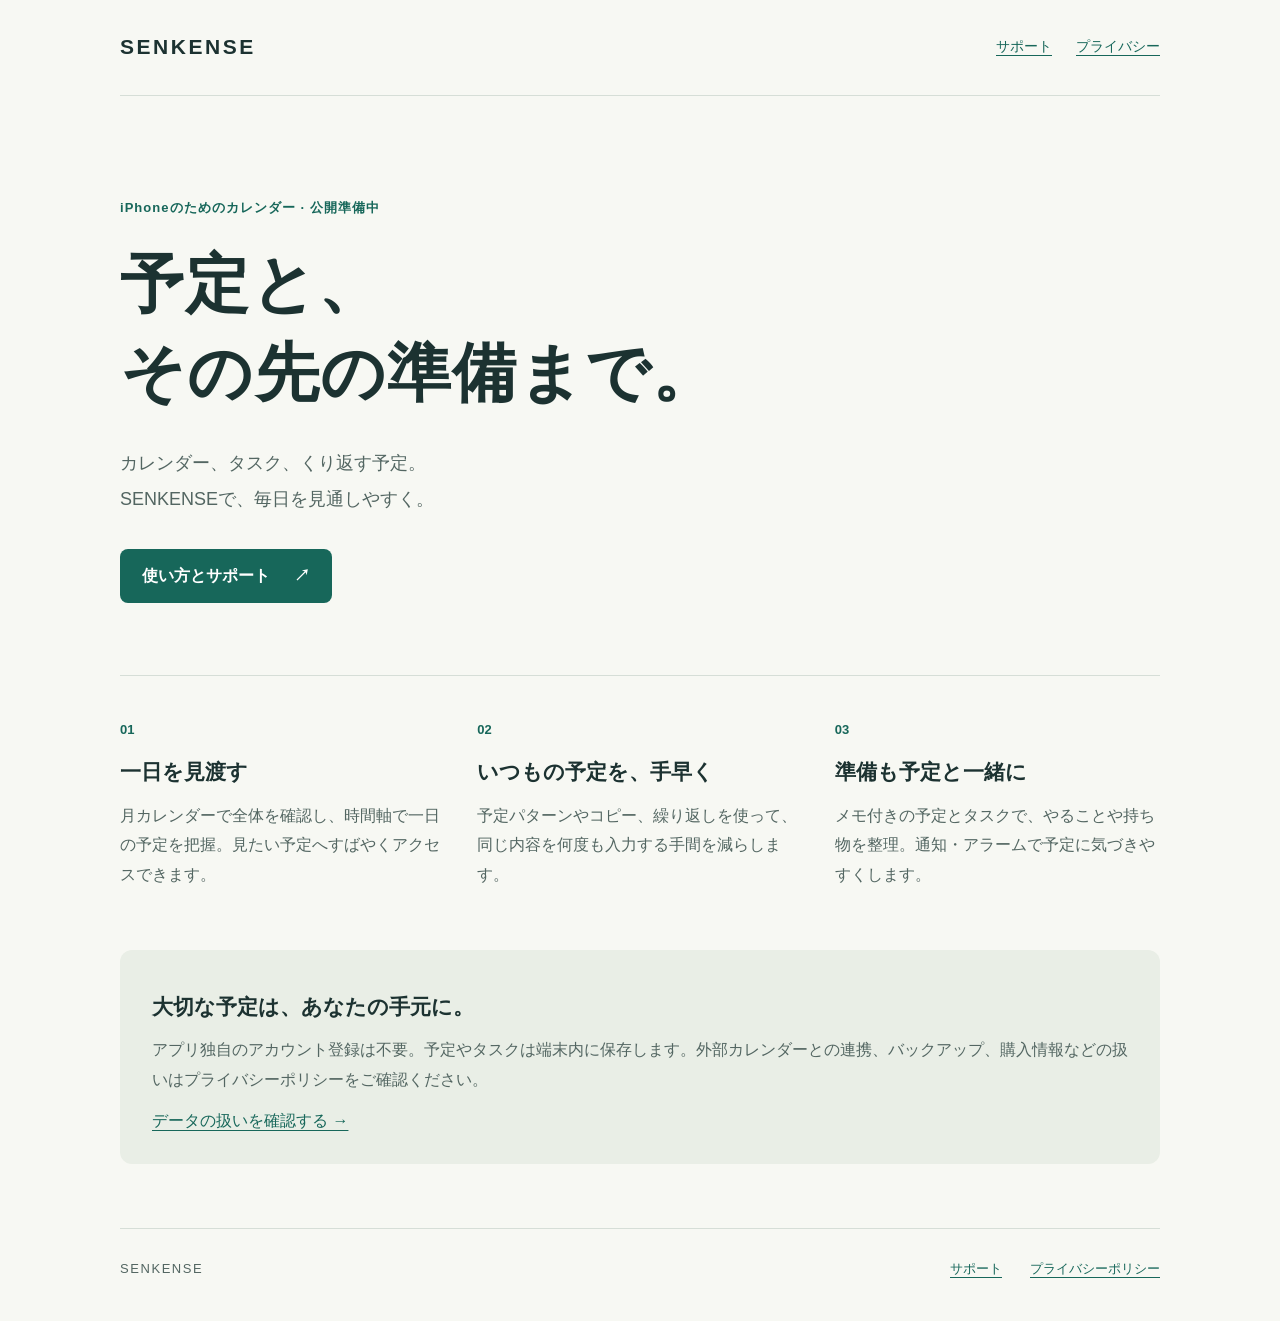
<file: index.html>
<!doctype html>
<html lang="ja">
<head>
  <meta charset="utf-8">
  <meta name="viewport" content="width=device-width, initial-scale=1">
  <meta name="description" content="SENKENSEは、予定・タスク・準備をひとつにまとめるiPhone向けカレンダーアプリです。">
  <title>SENKENSE — 予定と、その先の準備まで。</title>
  <link rel="stylesheet" href="styles.css">
</head>
<body>
  <a class="skip" href="#main">本文へ移動</a>
  <header class="site-header"><a class="brand" href="index.html">SENKENSE</a><nav aria-label="メイン"><a href="support.html">サポート</a><a href="privacy.html">プライバシー</a></nav></header>
  <main id="main">
    <section class="hero">
      <p class="eyebrow">iPhoneのためのカレンダー · 公開準備中</p>
      <h1>予定と、<br>その先の準備まで。</h1>
      <p class="lead">カレンダー、タスク、くり返す予定。<br>SENKENSEで、毎日を見通しやすく。</p>
      <a class="button" href="support.html">使い方とサポート <span aria-hidden="true">↗</span></a>
    </section>
    <section class="features" aria-label="アプリの特徴">
      <article><span class="number" aria-hidden="true">01</span><h2>一日を見渡す</h2><p>月カレンダーで全体を確認し、時間軸で一日の予定を把握。見たい予定へすばやくアクセスできます。</p></article>
      <article><span class="number" aria-hidden="true">02</span><h2>いつもの予定を、手早く</h2><p>予定パターンやコピー、繰り返しを使って、同じ内容を何度も入力する手間を減らします。</p></article>
      <article><span class="number" aria-hidden="true">03</span><h2>準備も予定と一緒に</h2><p>メモ付きの予定とタスクで、やることや持ち物を整理。通知・アラームで予定に気づきやすくします。</p></article>
    </section>
    <section class="note"><h2>大切な予定は、あなたの手元に。</h2><p>アプリ独自のアカウント登録は不要。予定やタスクは端末内に保存します。外部カレンダーとの連携、バックアップ、購入情報などの扱いはプライバシーポリシーをご確認ください。</p><a href="privacy.html">データの扱いを確認する →</a></section>
  </main>
  <footer><span>SENKENSE</span><a href="support.html">サポート</a><a href="privacy.html">プライバシーポリシー</a></footer>
</body>
</html>
</file>
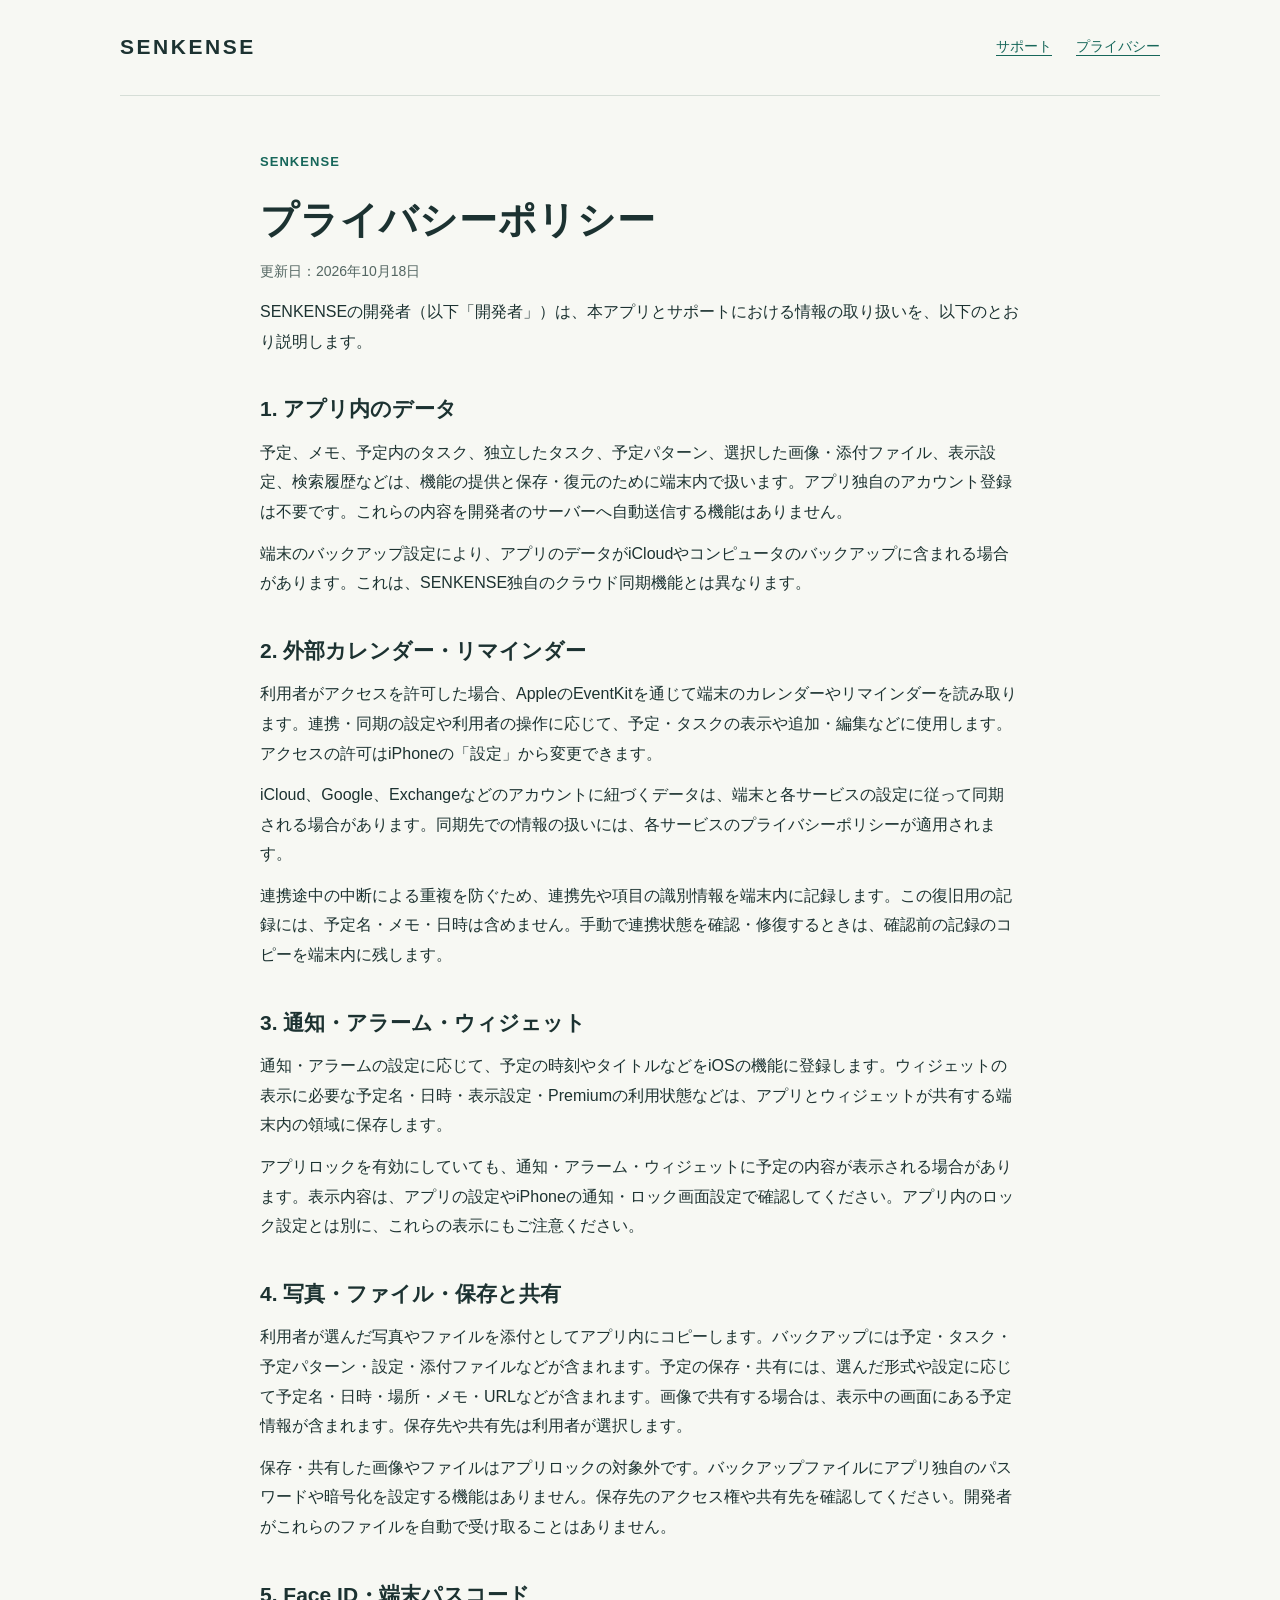
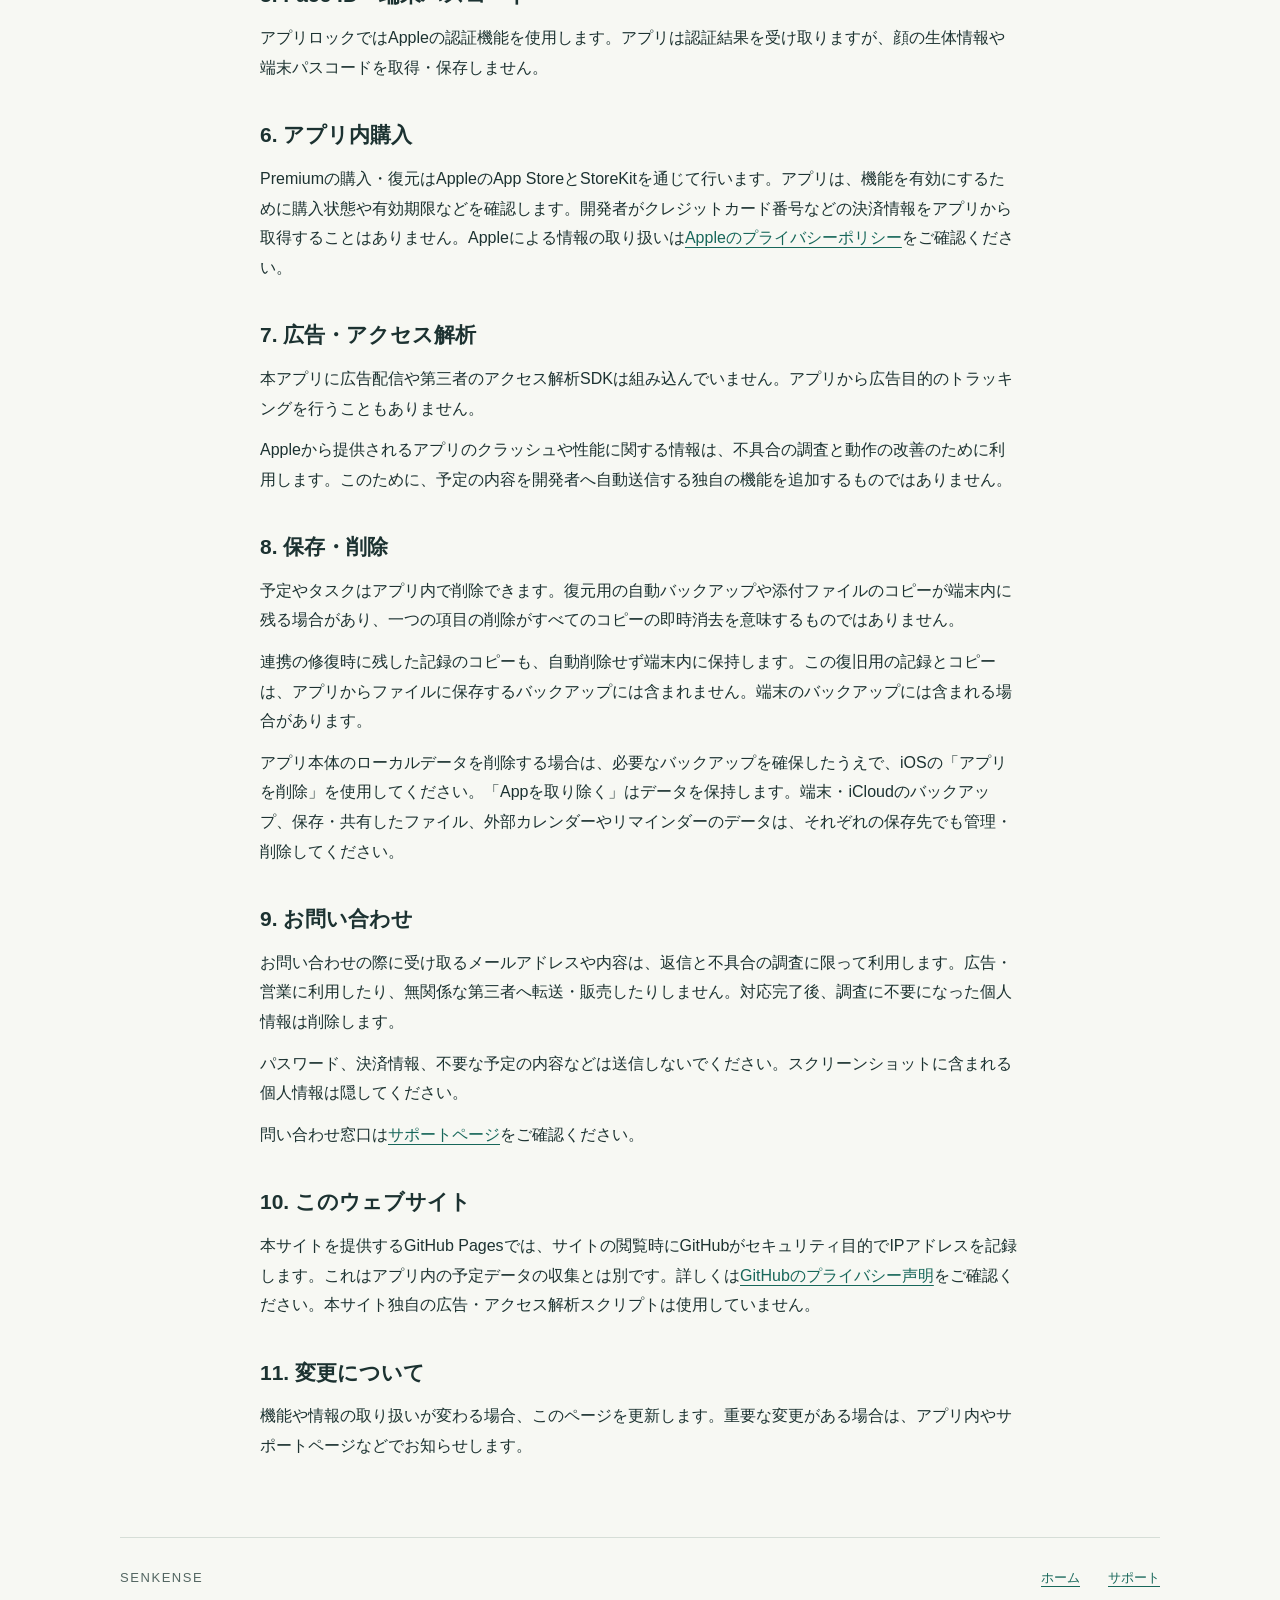
<file: privacy.html>
<!doctype html>
<html lang="ja">
<head><meta charset="utf-8"><meta name="viewport" content="width=device-width, initial-scale=1"><title>プライバシーポリシー | SENKENSE</title><link rel="stylesheet" href="styles.css"></head>
<body>
  <a class="skip" href="#main">本文へ移動</a>
  <header class="site-header"><a class="brand" href="index.html">SENKENSE</a><nav aria-label="メイン"><a href="support.html">サポート</a><a href="privacy.html" aria-current="page">プライバシー</a></nav></header>
  <main id="main" class="document">
    <p class="eyebrow">SENKENSE</p><h1>プライバシーポリシー</h1><p class="meta">更新日：2026年10月18日</p>
    <p>SENKENSEの開発者（以下「開発者」）は、本アプリとサポートにおける情報の取り扱いを、以下のとおり説明します。</p>
    <h2>1. アプリ内のデータ</h2>
    <p>予定、メモ、予定内のタスク、独立したタスク、予定パターン、選択した画像・添付ファイル、表示設定、検索履歴などは、機能の提供と保存・復元のために端末内で扱います。アプリ独自のアカウント登録は不要です。これらの内容を開発者のサーバーへ自動送信する機能はありません。</p>
    <p>端末のバックアップ設定により、アプリのデータがiCloudやコンピュータのバックアップに含まれる場合があります。これは、SENKENSE独自のクラウド同期機能とは異なります。</p>
    <h2>2. 外部カレンダー・リマインダー</h2>
    <p>利用者がアクセスを許可した場合、AppleのEventKitを通じて端末のカレンダーやリマインダーを読み取ります。連携・同期の設定や利用者の操作に応じて、予定・タスクの表示や追加・編集などに使用します。アクセスの許可はiPhoneの「設定」から変更できます。</p>
    <p>iCloud、Google、Exchangeなどのアカウントに紐づくデータは、端末と各サービスの設定に従って同期される場合があります。同期先での情報の扱いには、各サービスのプライバシーポリシーが適用されます。</p>
    <p>連携途中の中断による重複を防ぐため、連携先や項目の識別情報を端末内に記録します。この復旧用の記録には、予定名・メモ・日時は含めません。手動で連携状態を確認・修復するときは、確認前の記録のコピーを端末内に残します。</p>
    <h2>3. 通知・アラーム・ウィジェット</h2>
    <p>通知・アラームの設定に応じて、予定の時刻やタイトルなどをiOSの機能に登録します。ウィジェットの表示に必要な予定名・日時・表示設定・Premiumの利用状態などは、アプリとウィジェットが共有する端末内の領域に保存します。</p>
    <p>アプリロックを有効にしていても、通知・アラーム・ウィジェットに予定の内容が表示される場合があります。表示内容は、アプリの設定やiPhoneの通知・ロック画面設定で確認してください。アプリ内のロック設定とは別に、これらの表示にもご注意ください。</p>
    <h2>4. 写真・ファイル・保存と共有</h2>
    <p>利用者が選んだ写真やファイルを添付としてアプリ内にコピーします。バックアップには予定・タスク・予定パターン・設定・添付ファイルなどが含まれます。予定の保存・共有には、選んだ形式や設定に応じて予定名・日時・場所・メモ・URLなどが含まれます。画像で共有する場合は、表示中の画面にある予定情報が含まれます。保存先や共有先は利用者が選択します。</p>
    <p>保存・共有した画像やファイルはアプリロックの対象外です。バックアップファイルにアプリ独自のパスワードや暗号化を設定する機能はありません。保存先のアクセス権や共有先を確認してください。開発者がこれらのファイルを自動で受け取ることはありません。</p>
    <h2>5. Face ID・端末パスコード</h2>
    <p>アプリロックではAppleの認証機能を使用します。アプリは認証結果を受け取りますが、顔の生体情報や端末パスコードを取得・保存しません。</p>
    <h2>6. アプリ内購入</h2>
    <p>Premiumの購入・復元はAppleのApp StoreとStoreKitを通じて行います。アプリは、機能を有効にするために購入状態や有効期限などを確認します。開発者がクレジットカード番号などの決済情報をアプリから取得することはありません。Appleによる情報の取り扱いは<a href="https://www.apple.com/legal/privacy/jp/">Appleのプライバシーポリシー</a>をご確認ください。</p>
    <h2>7. 広告・アクセス解析</h2>
    <p>本アプリに広告配信や第三者のアクセス解析SDKは組み込んでいません。アプリから広告目的のトラッキングを行うこともありません。</p>
    <p>Appleから提供されるアプリのクラッシュや性能に関する情報は、不具合の調査と動作の改善のために利用します。このために、予定の内容を開発者へ自動送信する独自の機能を追加するものではありません。</p>
    <h2>8. 保存・削除</h2>
    <p>予定やタスクはアプリ内で削除できます。復元用の自動バックアップや添付ファイルのコピーが端末内に残る場合があり、一つの項目の削除がすべてのコピーの即時消去を意味するものではありません。</p>
    <p>連携の修復時に残した記録のコピーも、自動削除せず端末内に保持します。この復旧用の記録とコピーは、アプリからファイルに保存するバックアップには含まれません。端末のバックアップには含まれる場合があります。</p>
    <p>アプリ本体のローカルデータを削除する場合は、必要なバックアップを確保したうえで、iOSの「アプリを削除」を使用してください。「Appを取り除く」はデータを保持します。端末・iCloudのバックアップ、保存・共有したファイル、外部カレンダーやリマインダーのデータは、それぞれの保存先でも管理・削除してください。</p>
    <h2>9. お問い合わせ</h2>
    <p>お問い合わせの際に受け取るメールアドレスや内容は、返信と不具合の調査に限って利用します。広告・営業に利用したり、無関係な第三者へ転送・販売したりしません。対応完了後、調査に不要になった個人情報は削除します。</p>
    <p>パスワード、決済情報、不要な予定の内容などは送信しないでください。スクリーンショットに含まれる個人情報は隠してください。</p>
    <p>問い合わせ窓口は<a href="support.html#contact">サポートページ</a>をご確認ください。</p>
    <h2>10. このウェブサイト</h2>
    <p>本サイトを提供するGitHub Pagesでは、サイトの閲覧時にGitHubがセキュリティ目的でIPアドレスを記録します。これはアプリ内の予定データの収集とは別です。詳しくは<a href="https://docs.github.com/en/site-policy/privacy-policies/github-general-privacy-statement">GitHubのプライバシー声明</a>をご確認ください。本サイト独自の広告・アクセス解析スクリプトは使用していません。</p>
    <h2>11. 変更について</h2>
    <p>機能や情報の取り扱いが変わる場合、このページを更新します。重要な変更がある場合は、アプリ内やサポートページなどでお知らせします。</p>
  </main>
  <footer><span>SENKENSE</span><a href="index.html">ホーム</a><a href="support.html">サポート</a></footer>
</body>
</html>
</file>
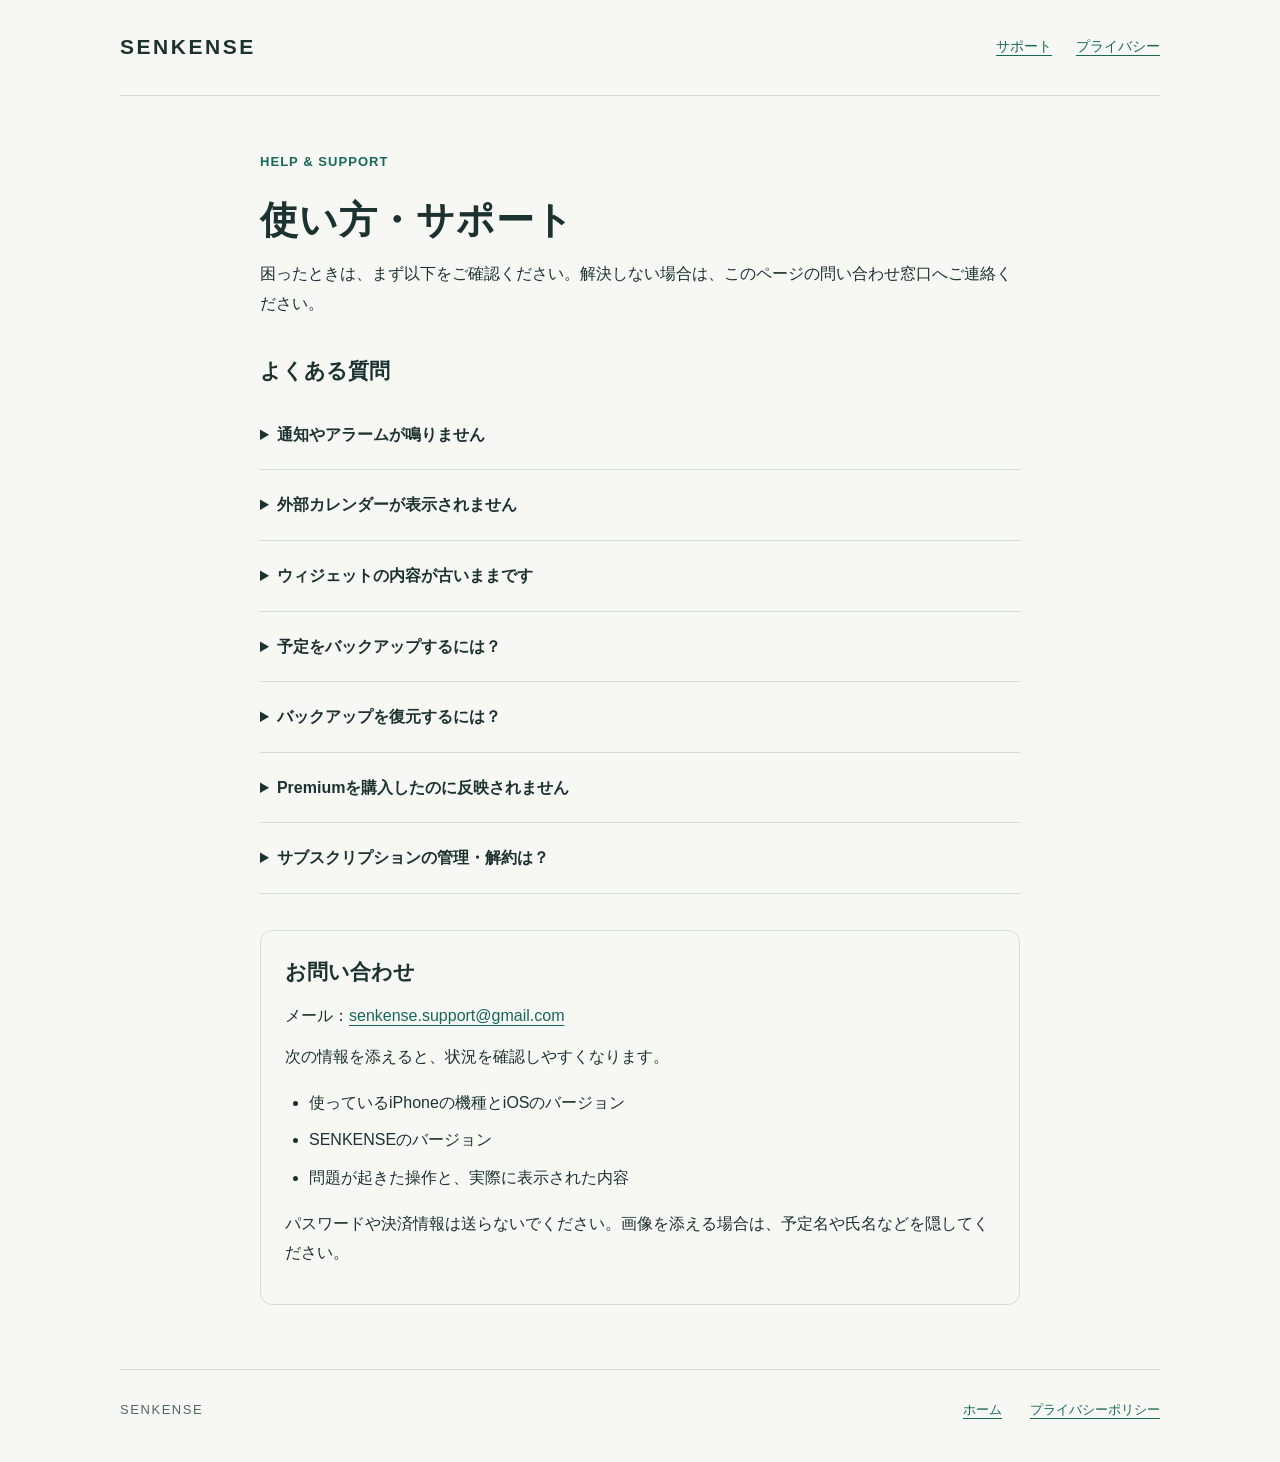
<file: support.html>
<!doctype html>
<html lang="ja">
<head><meta charset="utf-8"><meta name="viewport" content="width=device-width, initial-scale=1"><title>使い方・サポート | SENKENSE</title><link rel="stylesheet" href="styles.css"></head>
<body>
  <a class="skip" href="#main">本文へ移動</a>
  <header class="site-header"><a class="brand" href="index.html">SENKENSE</a><nav aria-label="メイン"><a href="support.html" aria-current="page">サポート</a><a href="privacy.html">プライバシー</a></nav></header>
  <main id="main" class="document">
    <p class="eyebrow">HELP & SUPPORT</p><h1>使い方・サポート</h1><p>困ったときは、まず以下をご確認ください。解決しない場合は、このページの問い合わせ窓口へご連絡ください。</p>
    <h2>よくある質問</h2>
    <details><summary>通知やアラームが鳴りません</summary><p>SENKENSEの「設定」で「SENKENSEの通知」「SENKENSEのアラーム」がオンになっていることと、予定の開始日時と、通知・アラームを開始時刻の何分前に鳴らすかをご確認ください。以前のバージョンで時刻を指定したアラームは、保存済みの時刻も確認してください。「通知の許可」「アラームの許可」が許可済みかどうかも確認します。未設定の場合は、それぞれの許可ボタンから設定できます。通知とアラームの許可は別々です。</p><p>予定の「地域時間」が未設定の場合、アラームは使えません。アラームを使う予定では、日本などの地域を選んでください。通常通知は地域時間が未設定でも使えます。iPhone側の音量や通知設定、集中モードなどもご確認ください。</p></details>
    <details><summary>外部カレンダーが表示されません</summary><p>iPhoneの「設定」でSENKENSEにカレンダーへのアクセスを許可し、アプリ内の「カレンダー」で表示したいカレンダーの色丸を押してチェックを付けてください。GoogleやExchangeなどは、先にiPhone側にアカウントを登録する必要があります。</p></details>
    <details><summary>ウィジェットの内容が古いままです</summary><p>一度SENKENSEを開き、予定をご確認ください。下部ツールの選択欄を横に動かして「ウィジェット」を選び、保存した設定もご確認ください。ホーム画面の「保存したウィジェット」を使っている場合は、そのウィジェットで目的の設定を選択しているかも確認します。ウィジェットの更新時刻はiOSが調整するため、変更がすぐに表示されない場合があります。</p></details>
    <details><summary>予定をバックアップするには？</summary><p>アプリの「設定」で「バックアップをファイルに保存」を選び、保存先を指定します。機種変更や再インストールの前に、アプリの外へ保存してください。バックアップには個人的な予定や添付が含まれるため、保存先や共有先にご注意ください。</p></details>
    <details><summary>バックアップを復元するには？</summary><p>アプリの「設定」で「バックアップから復元」を選び、ファイルを指定します。復元すると現在の予定・タスク・設定が、バックアップの内容に置き換わります。現在の内容も残したい場合は、先に別のバックアップをファイルに保存してください。</p></details>
    <details><summary>Premiumを購入したのに反映されません</summary><p>購入時と同じApple AccountでApp Storeにサインインしていることを確認し、アプリ内のPremium画面で「購入を復元」をお試しください。購入が保留中、失効済み、または通信できない場合には反映されないことがあります。</p></details>
    <details><summary>サブスクリプションの管理・解約は？</summary><p>iPhoneの「設定」→自分の名前→「サブスクリプション」から管理します。アプリを削除するだけでは解約されません。手順は<a href="https://support.apple.com/ja-jp/118428">Appleの解約案内</a>をご確認ください。価格・期間は購入前のApp Storeの確認画面で確認できます。</p></details>
    <section class="contact" id="contact"><h2>お問い合わせ</h2><p>メール：<a href="mailto:senkense.support@gmail.com">senkense.support@gmail.com</a></p><p>次の情報を添えると、状況を確認しやすくなります。</p><ul><li>使っているiPhoneの機種とiOSのバージョン</li><li>SENKENSEのバージョン</li><li>問題が起きた操作と、実際に表示された内容</li></ul><p>パスワードや決済情報は送らないでください。画像を添える場合は、予定名や氏名などを隠してください。</p></section>
  </main>
  <footer><span>SENKENSE</span><a href="index.html">ホーム</a><a href="privacy.html">プライバシーポリシー</a></footer>
</body>
</html>
</file>
<file: styles.css>
:root { color-scheme: light; --ink:#1c3231; --muted:#536662; --accent:#17675a; --paper:#f7f8f3; --line:#d6ded7; }
* { box-sizing:border-box; }
body { margin:0; background:var(--paper); color:var(--ink); font-family:-apple-system,BlinkMacSystemFont,"Hiragino Sans","Noto Sans JP",sans-serif; font-size:16px; line-height:1.85; overflow-wrap:anywhere; }
a { color:var(--accent); text-underline-offset:4px; }
a:hover { text-decoration-thickness:2px; }
a:focus-visible, summary:focus-visible { outline:3px solid var(--accent); outline-offset:5px; }
.skip { position:absolute; left:16px; top:-100px; background:white; padding:12px; z-index:2; }
.skip:focus { top:12px; }
.site-header, main, footer { width:min(1040px,calc(100% - 64px)); margin-inline:auto; }
.site-header { display:flex; align-items:center; justify-content:space-between; gap:24px; padding-block:28px; border-bottom:1px solid var(--line); }
.brand { font-weight:800; letter-spacing:.12em; font-size:21px; text-decoration:none; color:var(--ink); }
nav { display:flex; flex-wrap:wrap; gap:24px; font-size:14px; }
.hero { padding:88px 0 72px; }
.eyebrow { font-size:13px; letter-spacing:.08em; color:var(--accent); font-weight:600; }
h1 { font-size:clamp(34px,5.8vw,64px); line-height:1.4; letter-spacing:.02em; margin:20px 0 26px; }
.lead { color:var(--muted); font-size:18px; line-height:2; }
.button { display:inline-flex; gap:24px; padding:12px 22px; margin-top:20px; background:var(--accent); color:white; border-radius:8px; text-decoration:none; font-weight:600; }
.features { display:grid; grid-template-columns:repeat(3,1fr); gap:32px; border-top:1px solid var(--line); padding-block:38px 48px; }
.number { color:var(--accent); font-size:13px; font-weight:700; }
h2 { font-size:21px; line-height:1.6; margin:12px 0; }
p { margin:12px 0; }
.features p, .note p { color:var(--muted); }
.note { background:#e9eee6; border-radius:12px; padding:28px 32px; margin-bottom:64px; }
footer { display:flex; flex-wrap:wrap; align-items:center; gap:16px 28px; border-top:1px solid var(--line); padding-block:28px 40px; color:var(--muted); font-size:13px; }
footer span { margin-right:auto; letter-spacing:.12em; }
.document { max-width:760px; padding-block:42px 64px; }
.document h1 { font-size:clamp(27px,4vw,38px); margin-bottom:12px; }
.document h2 { margin-top:36px; }
.document .meta { color:var(--muted); font-size:14px; }
.document li { margin-block:8px; }
.document ul, .document ol { padding-left:1.5em; }
details { border-bottom:1px solid var(--line); padding:20px 0; }
summary { cursor:pointer; font-weight:600; padding-right:12px; }
details p { color:var(--muted); }
.contact { border:1px solid var(--line); border-radius:12px; padding:24px; margin-top:36px; }
.contact h2 { margin-top:0; }
@media (max-width:600px) {
  .site-header, main, footer { width:calc(100% - 36px); }
  .site-header { align-items:flex-start; flex-direction:column; gap:10px; padding-block:18px; }
  nav { gap:22px; }
  .hero { padding:42px 0; }
  .lead { font-size:16px; }
  .features { grid-template-columns:1fr; gap:24px; padding-block:28px; }
  .features article + article { border-top:1px solid var(--line); padding-top:24px; }
  .note { padding:20px; margin-bottom:36px; }
  .document { padding-block:28px 40px; }
  footer span { flex-basis:100%; }
}
</file>
